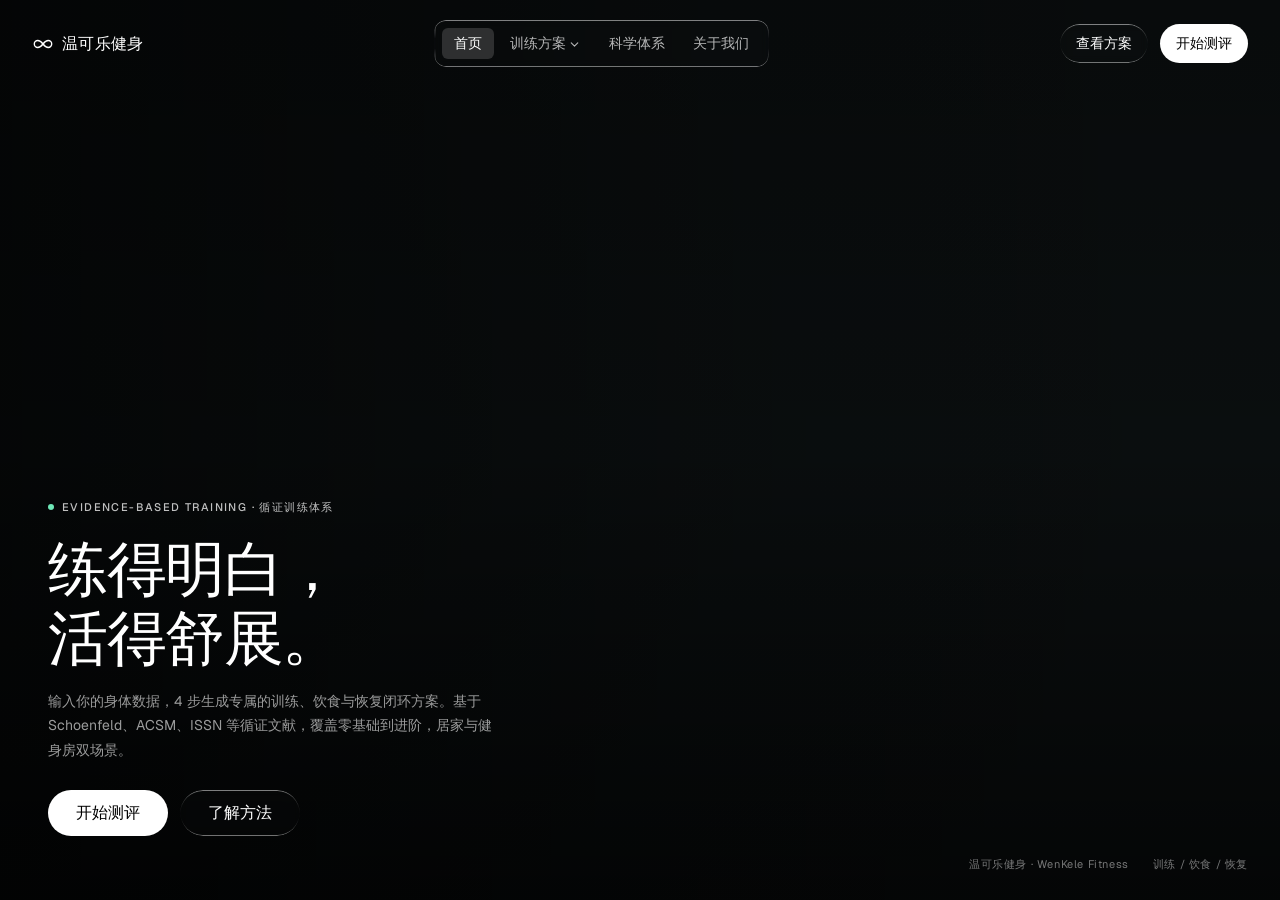
<file: index.html>
<!DOCTYPE html>
<html lang="zh-CN">
<head>
<!--
 * [INPUT]: 依赖 landing.css 的 liquid-glass 视觉层、BG_VIDEO 背景视频、Geist 字体
 * [OUTPUT]: 对外提供品牌门面页，所有 CTA 跳转至 app.html（完整应用）
 * [POS]: fitness-coach 的默认入口（B 方案），与 app.html 老站并存
 * [PROTOCOL]: 变更时更新此头部，然后检查 CLAUDE.md
-->
<meta charset="UTF-8">
<meta name="viewport" content="width=device-width, initial-scale=1.0">
<title>温可乐健身 — 循证科学训练体系</title>
<meta name="description" content="温可乐健身：基于循证文献的个性化训练、饮食与恢复方案生成器。覆盖零基础到进阶，居家与健身房双场景。">
<link rel="preconnect" href="https://fonts.googleapis.com">
<link rel="preconnect" href="https://fonts.gstatic.com" crossorigin>
<link href="https://fonts.googleapis.com/css2?family=Geist:wght@300;400;500;600;700&display=swap" rel="stylesheet">
<link rel="stylesheet" href="landing.css">
</head>
<body>

<div class="hero-root">

  <!-- 循环背景视频（视频本身提供动效，无额外 keyframes） -->
  <video class="bg-video" autoplay muted loop playsinline preload="auto"
    src="https://d8j0ntlcm91z4.cloudfront.net/user_38xzZboKViGWJOttwIXH07lWA1P/hf_20260511_230229_7c9bc431-46cf-489a-948d-e8144d8eb5d4.mp4"></video>
  <div class="bg-shade" aria-hidden="true"></div>

  <!-- 顶部导航 -->
  <nav class="navbar">
    <a class="logo" href="index.html">
      <svg class="icon-infinity" viewBox="0 0 24 24" fill="none" stroke="currentColor" stroke-width="1.5" stroke-linecap="round" stroke-linejoin="round" aria-hidden="true">
        <path d="M12 12c-1.9-2.5-3.8-3.8-5.7-3.8a3.8 3.8 0 0 0 0 7.6c1.9 0 3.8-1.3 5.7-3.8Z"/>
        <path d="M12 12c1.9 2.5 3.8 3.8 5.7 3.8a3.8 3.8 0 0 0 0-7.6c-1.9 0-3.8 1.3-5.7 3.8Z"/>
      </svg>
      <span>温可乐健身</span>
    </a>

    <!-- 桌面导航胶囊 -->
    <div class="nav-pill liquid-glass">
      <a class="nav-link active" href="index.html">首页</a>
      <a class="nav-link" href="app.html#formView">训练方案
        <svg class="icon-chevron" viewBox="0 0 24 24" fill="none" stroke="currentColor" stroke-width="2" stroke-linecap="round" stroke-linejoin="round" aria-hidden="true"><path d="m6 9 6 6 6-6"/></svg>
      </a>
      <a class="nav-link" href="app.html#features">科学体系</a>
      <a class="nav-link" href="app.html#method">关于我们</a>
    </div>

    <!-- 桌面 CTA -->
    <div class="nav-cta">
      <a class="btn-pill liquid-glass" href="app.html#resultView">查看方案</a>
      <a class="btn-pill btn-solid" href="app.html#formView">开始测评</a>
    </div>

    <!-- 移动端菜单开关 -->
    <button class="mobile-toggle liquid-glass" id="menuToggle" aria-label="打开菜单" aria-expanded="false">
      <svg id="iconMenu" viewBox="0 0 24 24" width="18" height="18" fill="none" stroke="currentColor" stroke-width="1.8" stroke-linecap="round" aria-hidden="true"><path d="M4 6h16M4 12h16M4 18h16"/></svg>
      <svg id="iconClose" viewBox="0 0 24 24" width="18" height="18" fill="none" stroke="currentColor" stroke-width="1.8" stroke-linecap="round" aria-hidden="true" style="display:none"><path d="M18 6 6 18M6 6l12 12"/></svg>
    </button>
  </nav>

  <!-- 移动端下拉菜单 -->
  <div class="mobile-menu liquid-glass" id="mobileMenu" hidden>
    <a class="mobile-link" href="index.html">首页</a>
    <a class="mobile-link" href="app.html#formView">训练方案
      <svg class="icon-chevron" viewBox="0 0 24 24" fill="none" stroke="currentColor" stroke-width="2" stroke-linecap="round" aria-hidden="true"><path d="m6 9 6 6 6-6"/></svg>
    </a>
    <a class="mobile-link" href="app.html#features">科学体系</a>
    <a class="mobile-link" href="app.html#method">关于我们</a>
    <div class="mobile-cta">
      <a class="btn-pill liquid-glass" href="app.html#resultView">查看方案</a>
      <a class="btn-pill btn-solid" href="app.html#formView">开始测评</a>
    </div>
  </div>

  <!-- Hero 内容（左下） -->
  <div class="hero-content">
    <div class="eyebrow"><span class="eyebrow-dot"></span> EVIDENCE-BASED TRAINING · 循证训练体系</div>
    <h1>练得明白，<br>活得舒展。</h1>
    <p>输入你的身体数据，4 步生成专属的训练、饮食与恢复闭环方案。基于 Schoenfeld、ACSM、ISSN 等循证文献，覆盖零基础到进阶，居家与健身房双场景。</p>
    <div class="hero-buttons">
      <a class="btn-hero btn-solid" href="app.html#formView">开始测评</a>
      <a class="btn-hero liquid-glass" href="app.html#method">了解方法</a>
    </div>
  </div>

  <div class="hero-foot" aria-hidden="true">
    <span>温可乐健身 · WenKele Fitness</span>
    <span>训练 / 饮食 / 恢复</span>
  </div>
</div>

<script>
// [INPUT]: 依赖 #menuToggle / #mobileMenu / #iconMenu / #iconClose
// [OUTPUT]: 移动端菜单开合状态
// [POS]: 门面页唯一交互逻辑，不触碰 app.html
// [PROTOCOL]: 变更时更新此头部，然后检查 CLAUDE.md
(function () {
  var toggle = document.getElementById('menuToggle');
  var menu = document.getElementById('mobileMenu');
  var iconMenu = document.getElementById('iconMenu');
  var iconClose = document.getElementById('iconClose');
  toggle.addEventListener('click', function () {
    var open = menu.hasAttribute('hidden');
    if (open) { menu.removeAttribute('hidden'); } else { menu.setAttribute('hidden', ''); }
    toggle.setAttribute('aria-expanded', String(open));
    iconMenu.style.display = open ? 'none' : 'block';
    iconClose.style.display = open ? 'block' : 'none';
  });
  menu.querySelectorAll('a').forEach(function (a) {
    a.addEventListener('click', function () { menu.setAttribute('hidden', ''); });
  });
})();
</script>
</body>
</html>
</file>
<file: landing.css>
/* ============================================================
 * [INPUT]: 依赖 index.html 的门面结构类名、Geist 字体、BG_VIDEO
 * [OUTPUT]: 对外提供 liquid-glass 视觉层 + 全屏 Hero 布局
 * [POS]: fitness-coach 门面页样式，与老站 styles.css 完全隔离
 * [PROTOCOL]: 变更时更新此头部，然后检查 CLAUDE.md
 * ============================================================ */

* { font-family: 'Geist', -apple-system, BlinkMacSystemFont, 'Segoe UI', sans-serif; }

* { margin: 0; padding: 0; box-sizing: border-box; }

html, body { width: 100%; height: 100%; background: #0b0f10; }

a { text-decoration: none; }

/* ============================================================
 * liquid-glass —— 视觉规格对齐 prompt（零改动）
 * ============================================================ */
.liquid-glass {
  background: rgba(255, 255, 255, 0.01);
  background-blend-mode: luminosity;
  backdrop-filter: blur(4px);
  -webkit-backdrop-filter: blur(4px);
  border: none;
  box-shadow: inset 0 1px 1px rgba(255, 255, 255, 0.1);
  position: relative;
  overflow: hidden;
}

.liquid-glass::before {
  content: '';
  position: absolute;
  inset: 0;
  border-radius: inherit;
  padding: 1.4px;
  background: linear-gradient(180deg,
    rgba(255, 255, 255, 0.45) 0%,
    rgba(255, 255, 255, 0.15) 20%,
    rgba(255, 255, 255, 0) 40%,
    rgba(255, 255, 255, 0) 60%,
    rgba(255, 255, 255, 0.15) 80%,
    rgba(255, 255, 255, 0.45) 100%);
  -webkit-mask: linear-gradient(#fff 0 0) content-box, linear-gradient(#fff 0 0);
  -webkit-mask-composite: xor;
  mask-composite: exclude;
  pointer-events: none;
}

/* ============================================================
 * 全屏容器与背景视频
 * ============================================================ */
.hero-root {
  position: relative;
  width: 100%;
  height: 100vh;
  height: 100dvh;
  overflow: hidden;
  color: #fff;
}

.bg-video {
  position: absolute;
  top: 0; left: 0;
  width: 100%; height: 100%;
  object-fit: cover;
}

/* 可读性遮罩：左下压暗，保证 Hero 文字对比度 */
.bg-shade {
  position: absolute;
  inset: 0;
  pointer-events: none;
  background:
    linear-gradient(90deg, rgba(0,0,0,0.55) 0%, rgba(0,0,0,0.12) 55%, rgba(0,0,0,0) 100%),
    linear-gradient(0deg, rgba(0,0,0,0.62) 0%, rgba(0,0,0,0.08) 50%, rgba(0,0,0,0.28) 100%);
}

/* ============================================================
 * 导航栏
 * ============================================================ */
.navbar {
  position: absolute;
  top: 0; left: 0; right: 0;
  z-index: 20;
  display: flex;
  align-items: center;
  justify-content: space-between;
  padding: 20px 32px;
}

.logo {
  display: flex;
  align-items: center;
  gap: 8px;
  color: #fff;
  font-weight: 500;
  font-size: 16px;
  letter-spacing: 0.3px;
}

.icon-infinity { width: 22px; height: 22px; }

.nav-pill {
  display: flex;
  align-items: center;
  gap: 4px;
  border-radius: 12px;
  padding: 8px;
}

.nav-link {
  display: flex;
  align-items: center;
  gap: 2px;
  padding: 6px 12px;
  border-radius: 6px;
  font-size: 14px;
  font-weight: 400;
  color: rgba(255, 255, 255, 0.7);
  transition: color 0.2s, background-color 0.2s;
}

.nav-link:hover { color: #fff; }

.nav-link.active {
  background: rgba(255, 255, 255, 0.15);
  color: #fff;
}

.icon-chevron { width: 13px; height: 13px; margin-top: 1px; }

.nav-cta { display: flex; align-items: center; gap: 12px; }

.btn-pill {
  display: inline-flex;
  align-items: center;
  justify-content: center;
  font-size: 14px;
  font-weight: 500;
  padding: 10px 16px;
  border-radius: 999px;
  color: #fff;
  transition: background-color 0.2s, color 0.2s;
  cursor: pointer;
}

.btn-pill:hover { background: rgba(255, 255, 255, 0.05); }

.btn-solid {
  background: #fff;
  color: #000;
}

.btn-solid:hover { background: rgba(255, 255, 255, 0.9); }

.mobile-toggle {
  display: none;
  align-items: center;
  justify-content: center;
  padding: 8px;
  border-radius: 8px;
  color: #fff;
  cursor: pointer;
}

/* ============================================================
 * 移动端下拉菜单
 * ============================================================ */
.mobile-menu {
  position: absolute;
  top: 72px; left: 16px; right: 16px;
  z-index: 30;
  border-radius: 16px;
  padding: 16px;
  display: flex;
  flex-direction: column;
  gap: 4px;
}

.mobile-menu[hidden] { display: none; }

.mobile-link {
  display: flex;
  align-items: center;
  justify-content: space-between;
  width: 100%;
  padding: 12px 16px;
  border-radius: 8px;
  font-size: 14px;
  color: rgba(255, 255, 255, 0.85);
  transition: background-color 0.2s;
}

.mobile-link:hover { background: rgba(255, 255, 255, 0.08); }

.mobile-cta {
  display: flex;
  gap: 8px;
  margin-top: 8px;
  padding-top: 12px;
  border-top: 1px solid rgba(255, 255, 255, 0.1);
}

.mobile-cta .btn-pill { flex: 1; }

/* ============================================================
 * Hero 内容（左下）
 * ============================================================ */
.hero-content {
  position: absolute;
  bottom: 0; left: 0;
  z-index: 20;
  padding: 0 48px 64px 48px;
  max-width: 672px;
}

.eyebrow {
  display: inline-flex;
  align-items: center;
  gap: 8px;
  font-size: 11px;
  font-weight: 500;
  letter-spacing: 1.4px;
  color: rgba(255, 255, 255, 0.75);
  margin-bottom: 20px;
}

.eyebrow-dot {
  width: 6px; height: 6px;
  border-radius: 50%;
  background: #6ee7b7;
}

.hero-content h1 {
  color: #fff;
  font-size: 60px;
  font-weight: 500;
  line-height: 1.15;
  letter-spacing: -1.5px;
  margin-bottom: 16px;
}

.hero-content p {
  color: rgba(255, 255, 255, 0.6);
  font-size: 14px;
  line-height: 1.75;
  margin-bottom: 28px;
  max-width: 448px;
}

.hero-buttons {
  display: flex;
  flex-wrap: wrap;
  align-items: center;
  gap: 12px;
}

.btn-hero {
  display: inline-flex;
  align-items: center;
  justify-content: center;
  font-size: 16px;
  font-weight: 500;
  padding: 12px 28px;
  border-radius: 999px;
  color: #fff;
  transition: background-color 0.2s, color 0.2s;
  cursor: pointer;
}

.btn-hero:hover { background: rgba(255, 255, 255, 0.05); }

.btn-hero.btn-solid { color: #000; }
.btn-hero.btn-solid:hover { background: rgba(255, 255, 255, 0.9); }

.hero-foot {
  position: absolute;
  right: 32px; bottom: 28px;
  z-index: 20;
  display: flex;
  gap: 24px;
  font-size: 11px;
  letter-spacing: 0.6px;
  color: rgba(255, 255, 255, 0.45);
}

/* ============================================================
 * 响应式
 * ============================================================ */
@media (max-width: 1024px) {
  .hero-content h1 { font-size: 48px; }
}

@media (max-width: 767px) {
  .navbar { padding: 20px; }
  .nav-pill, .nav-cta { display: none; }
  .mobile-toggle { display: flex; }
  .hero-content { padding: 0 24px 40px 24px; }
  .hero-content h1 { font-size: 36px; letter-spacing: -0.5px; }
  .hero-content p { font-size: 13px; }
  .btn-hero { font-size: 14px; padding: 11px 22px; width: 100%; }
  .hero-foot { display: none; }
}
</file>
